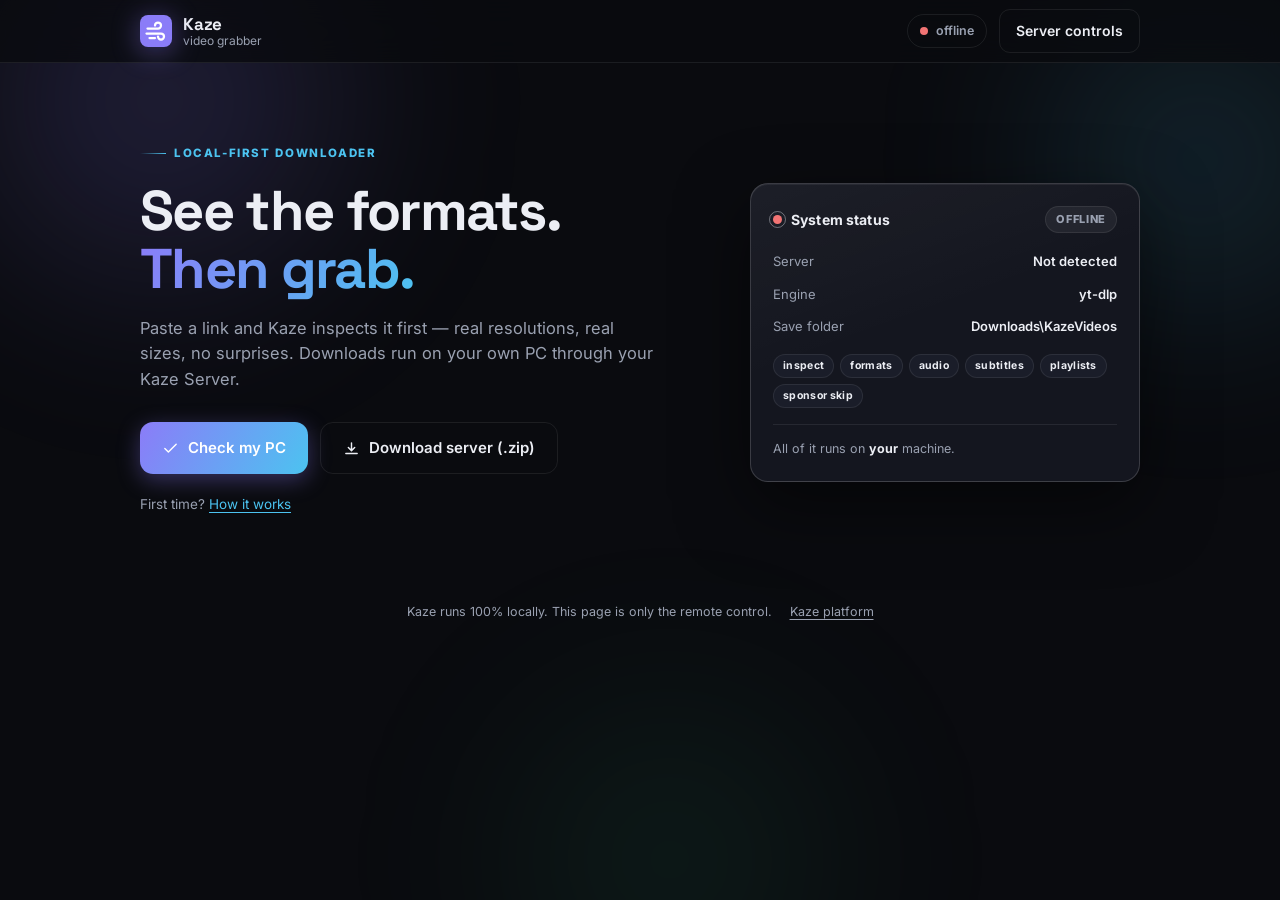
<file: site/index.html>
<!doctype html>
<html lang="en">
<head>
<meta charset="utf-8">
<meta name="viewport" content="width=device-width, initial-scale=1">
<title>Kaze — see the formats. Then grab.</title>
<meta name="description" content="Kaze inspects a link, shows the real formats available, and downloads to your PC through your own local server. YouTube, Dailymotion and hundreds more sites.">
<meta name="theme-color" content="#0a0b0f">
<link rel="icon" href="data:image/svg+xml,%3Csvg xmlns='http://www.w3.org/2000/svg' viewBox='0 0 64 64'%3E%3Crect width='64' height='64' rx='16' fill='%238b7cf8'/%3E%3Cpath d='M15 27h21a6 6 0 1 0-6-6M13 37h29a6 6 0 1 1-6 6M19 46h11' stroke='%23fff' stroke-width='4.5' stroke-linecap='round' fill='none'/%3E%3C/svg%3E">
<link rel="preconnect" href="https://fonts.googleapis.com">
<link rel="preconnect" href="https://fonts.gstatic.com" crossorigin>
<link href="https://fonts.googleapis.com/css2?family=Space+Grotesk:wght@400;500;600;700&family=Inter:wght@400;500;600;700;800&display=swap" rel="stylesheet">
<link rel="stylesheet" href="styles.css?v=2.2.1">
</head>
<body>

<div class="bg" aria-hidden="true">
  <div class="aurora a1"></div>
  <div class="aurora a2"></div>
  <div class="aurora a3"></div>
  <div class="wind w1"></div>
  <div class="wind w2"></div>
  <div class="wind w3"></div>
  <div class="wind w4"></div>
  <div class="wind w5"></div>
</div>

<header class="topbar">
  <div class="bar-inner wrap">
    <div class="brand">
      <span class="logo" aria-hidden="true">
        <svg viewBox="0 0 64 64"><rect width="64" height="64" rx="16" fill="url(#lg)"/><path d="M15 27h21a6 6 0 1 0-6-6M13 37h29a6 6 0 1 1-6 6M19 46h11" stroke="#fff" stroke-width="4.5" stroke-linecap="round" fill="none"/><defs><linearGradient id="lg" x1="0" y1="0" x2="64" y2="64"><stop offset="0" stop-color="#8b7cf8"/><stop offset="1" stop-color="#4cc3f0"/></linearGradient></defs></svg>
      </span>
      <span class="brand-text">
        <span class="brand-name">Kaze</span>
        <span class="brand-sub">video grabber</span>
      </span>
    </div>
    <div class="bar-right">
      <span id="status-pill" class="pill pill-off"><span class="dot"></span><span class="pill-label">offline</span></span>
      <button class="btn btn-ghost" id="btn-controls" type="button">Server controls</button>
    </div>
  </div>
</header>

<main class="wrap">

  <section class="hero" id="connect-hero">
    <div class="hero-grid">
      <div class="hero-main">
        <span class="eyebrow">LOCAL-FIRST DOWNLOADER</span>
        <h1>See the formats.<br><span class="grad">Then grab.</span></h1>
        <p class="lede">Paste a link and Kaze inspects it first — real resolutions, real sizes, no surprises. Downloads run on your own PC through your Kaze Server.</p>
        <div class="hero-cta">
          <button class="btn btn-primary btn-big" id="btn-check" type="button">
            <svg class="spin-svg" viewBox="0 0 24 24" aria-hidden="true"><path d="M20 6 9 17l-5-5"/></svg>
            <span>Check my PC</span>
          </button>
          <button class="btn btn-ghost btn-big" id="btn-download-zip" type="button">
            <svg viewBox="0 0 24 24" aria-hidden="true"><path d="M12 4v11m0 0 4.5-4.5M12 15l-4.5-4.5M4 19h16"/></svg>
            Download server (.zip)
          </button>
        </div>
        <p class="hint-line" id="hint-line">First time? <button class="linklike" id="btn-how" type="button">How it works</button></p>
      </div>

      <div class="hero-side">
        <div class="sys-card" id="sys-card">
          <div class="sys-head">
            <span class="sys-title"><span class="pulse-dot"></span> System status</span>
            <span class="sys-badge" id="sys-badge">Offline</span>
          </div>
          <div class="sys-rows">
            <div class="sys-row"><span>Server</span><b id="sys-ver">Not detected</b></div>
            <div class="sys-row"><span>Engine</span><b id="sys-engine">yt-dlp</b></div>
            <div class="sys-row"><span>Save folder</span><b class="sys-dir" id="sys-dir">Downloads\KazeVideos</b></div>
          </div>
          <div class="sys-caps" id="sys-caps">
            <span>inspect</span><span>formats</span><span>audio</span><span>subtitles</span><span>playlists</span><span>sponsor skip</span>
          </div>
          <div class="sys-foot">All of it runs on <b>your</b> machine.</div>
        </div>
      </div>
    </div>
  </section>

  <section class="workspace hidden" id="workspace" aria-live="polite">

    <div class="composer card" id="composer-card">
      <label class="sr-only" for="url-input">Video or playlist link</label>
      <div class="composer-row">
        <div class="url-shell">
          <svg class="url-ico" viewBox="0 0 24 24" aria-hidden="true"><circle cx="11" cy="11" r="7"/><path d="m20 20-3.2-3.2"/></svg>
          <input type="url" id="url-input" placeholder="Paste a link — youtube.com, dailymotion.com, ..." spellcheck="false" autocomplete="off">
        </div>
        <button class="btn btn-primary btn-inspect" id="btn-inspect" type="button">
          <svg class="inspect-ico" viewBox="0 0 24 24" aria-hidden="true"><circle cx="11" cy="11" r="7"/><path d="m20 20-3.2-3.2"/></svg>
          <span id="inspect-btn-label">Inspect link</span>
        </button>
      </div>

      <div class="inspect-progress hidden" id="inspect-progress">
        <div class="scan-card">
          <div class="scan-head">
            <span class="scan-orb"><span></span></span>
            <div class="scan-txt">
              <div class="scan-title" id="scan-title">Inspecting link</div>
              <div class="scan-sub" id="scan-sub">Contacting the source…</div>
            </div>
            <span class="scan-timer" id="scan-timer">0s</span>
          </div>
          <div class="scan-track">
            <div class="scan-fill" id="scan-fill"></div>
            <div class="scan-beam" id="scan-beam"></div>
          </div>
          <div class="scan-stages" id="scan-stages">
            <span class="st active" data-st="0">Contact</span>
            <span class="st" data-st="1">Metadata</span>
            <span class="st" data-st="2">Formats</span>
          </div>
        </div>
      </div>

      <p class="composer-note" id="composer-note" role="status"></p>
    </div>

    <section class="result hidden" id="result-card" aria-label="Inspection result">
      <div class="result-head">
        <img class="thumb" id="result-thumb" alt="" width="160" height="90">
        <div class="result-info">
          <h2 id="result-title"></h2>
          <p class="result-meta" id="result-meta"></p>
          <div class="result-chips" id="result-chips"></div>
        </div>
      </div>

      <div class="choose" id="choose-zone">
        <div class="choose-top">
          <div class="seg" id="mode-seg" role="group" aria-label="Download type">
            <button class="seg-btn active" data-mode="video" type="button">Video</button>
            <button class="seg-btn" data-mode="audio" type="button">Audio</button>
          </div>
          <span class="res-count" id="res-count"></span>
        </div>

        <div class="format-zone" id="format-zone">
          <h3 class="zone-label" id="format-label">Choose a format</h3>
          <p class="zone-hint" id="format-hint"></p>
          <div class="pill-cloud" id="format-grid"></div>
        </div>

        <div class="options">
          <span class="opt-title">Options</span>
          <label class="switch"><input type="checkbox" id="opt-thumb" checked><span class="track"></span>Embed thumbnail</label>
          <label class="switch"><input type="checkbox" id="opt-meta" checked><span class="track"></span>Embed metadata</label>
          <label class="switch"><input type="checkbox" id="opt-subs"><span class="track"></span>Subtitles</label>
          <label class="switch"><input type="checkbox" id="opt-sponsor"><span class="track"></span>Skip sponsors</label>
          <label class="switch hidden" id="opt-playlist-wrap"><input type="checkbox" id="opt-playlist"><span class="track"></span>Full playlist</label>
        </div>

        <div class="audio-format hidden" id="audio-format-row">
          <label class="opt-select" for="audio-format">Audio format</label>
          <select id="audio-format" class="select">
            <option value="mp3">MP3</option>
            <option value="m4a">M4A</option>
          </select>
        </div>

        <div class="download-row">
          <div class="est" id="est-text"></div>
          <button class="btn btn-primary btn-big btn-dl" id="btn-download" type="button">
            <svg viewBox="0 0 24 24" aria-hidden="true"><path d="M12 4v11m0 0 4.5-4.5M12 15l-4.5-4.5M4 19h16"/></svg>
            <span>Download</span>
          </button>
        </div>
        <p class="download-note" id="download-note" role="status"></p>
      </div>
    </section>

    <section class="card queue-card">
      <div class="queue-head">
        <h2 class="card-title">Queue <span class="count" id="queue-count">0</span></h2>
        <button class="btn btn-ghost btn-xs" id="btn-clear-queue" type="button">Clear finished</button>
      </div>
      <ul class="list" id="queue-list"></ul>
      <p class="empty hidden" id="queue-empty">Nothing grabbing yet. Inspect a link above.</p>
    </section>

    <p class="dash-foot">Files are saved to <code id="dl-dir">your Downloads\KazeVideos folder</code>.</p>
  </section>

</main>

<footer class="foot wrap">
  <span>Kaze runs 100% locally. This page is only the remote control.</span>
  <span class="foot-links"><a href="https://kaze-media-hub.vercel.app" target="_blank" rel="noopener">Kaze platform</a></span>
</footer>

<div class="toasts" id="toasts" aria-live="polite"></div>

<div class="modal-root hidden" id="modal-root">
  <div class="modal-card" id="modal-card" role="dialog" aria-modal="true" aria-labelledby="modal-title"></div>
</div>

<script src="app.js?v=2.2.1"></script>
</body>
</html>
</file>
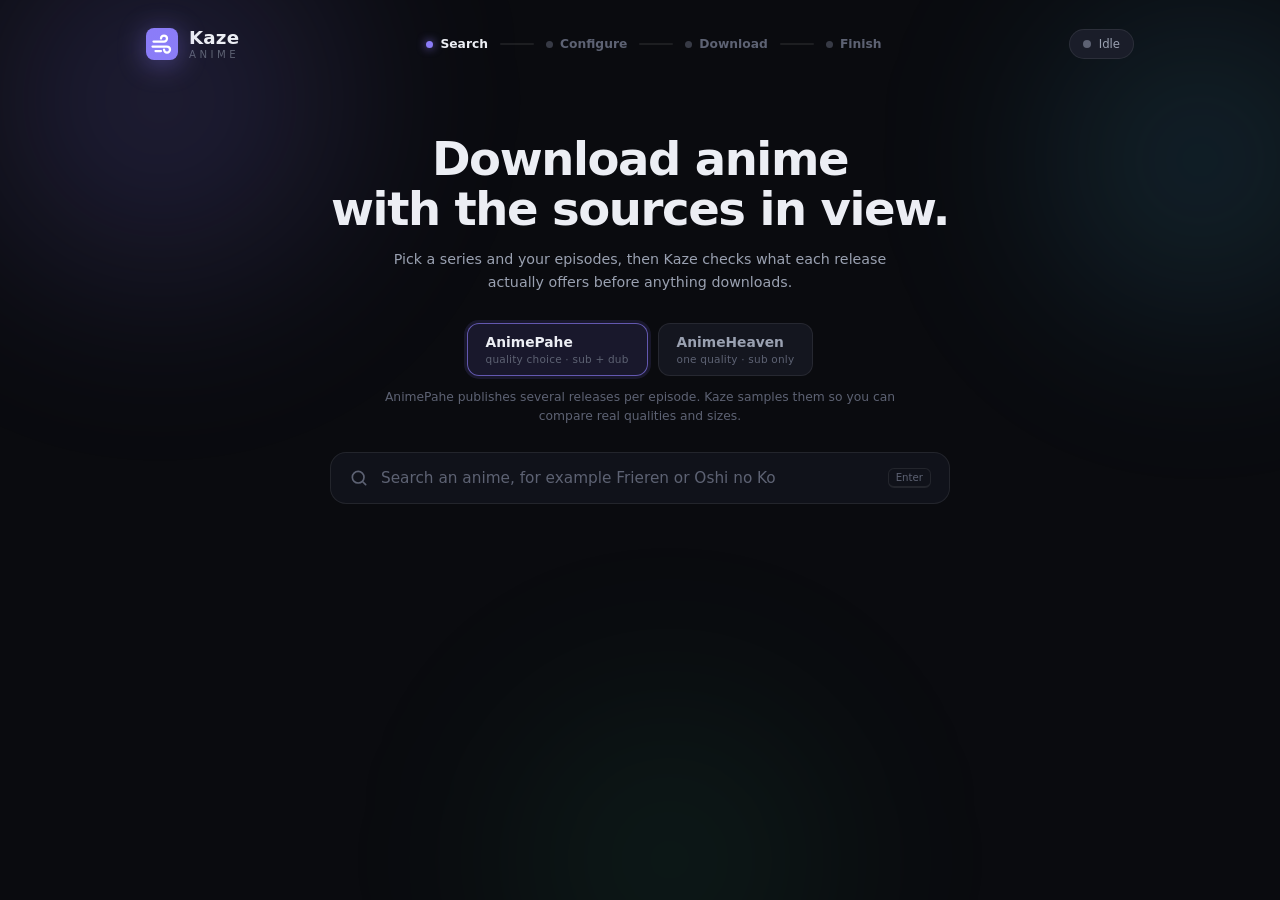
<file: anime/src/index.html>
<!DOCTYPE html>
<html lang="en">
<head>
<meta charset="UTF-8" />
<meta name="viewport" content="width=device-width, initial-scale=1.0" />
<title>Kaze Anime</title>
<link rel="stylesheet" href="styles.css" />
<link rel="icon" href="data:image/svg+xml,%3Csvg xmlns='http://www.w3.org/2000/svg' viewBox='0 0 64 64'%3E%3Crect width='64' height='64' rx='16' fill='%238b7cf8'/%3E%3Cpath d='M15 27h21a6 6 0 1 0-6-6M13 37h29a6 6 0 1 1-6 6M19 46h11' stroke='%23fff' stroke-width='4.5' stroke-linecap='round' fill='none'/%3E%3C/svg%3E">
</head>
<body>
<canvas id="confetti"></canvas>

<div class="bg" aria-hidden="true">
  <div class="aurora a1"></div>
  <div class="aurora a2"></div>
  <div class="aurora a3"></div>
  <div class="wind w1"></div>
  <div class="wind w2"></div>
  <div class="wind w3"></div>
  <div class="wind w4"></div>
  <div class="wind w5"></div>
</div>

<div class="shell">
  <header class="topbar">
    <div class="brand">
      <div class="logo">
        <svg viewBox="0 0 64 64" aria-hidden="true"><rect width="64" height="64" rx="16" fill="url(#lg)"/><path d="M15 27h21a6 6 0 1 0-6-6M13 37h29a6 6 0 1 1-6 6M19 46h11" stroke="#fff" stroke-width="4.5" stroke-linecap="round" fill="none"/><defs><linearGradient id="lg" x1="0" y1="0" x2="64" y2="64"><stop offset="0" stop-color="#8b7cf8"/><stop offset="1" stop-color="#4cc3f0"/></linearGradient></defs></svg>
      </div>
      <div class="brand-text">
        <span class="brand-name">Kaze</span>
        <span class="brand-sub">anime <b id="verText"></b></span>
      </div>
    </div>

    <nav class="stepper" id="stepper">
      <button class="step active" data-step="discover"><span class="dot"></span>Search</button>
      <span class="bar"></span>
      <button class="step" data-step="details"><span class="dot"></span>Configure</button>
      <span class="bar"></span>
      <button class="step" data-step="queue"><span class="dot"></span>Download</button>
      <span class="bar"></span>
      <button class="step" data-step="done"><span class="dot"></span>Finish</button>
    </nav>

    <div class="top-status" id="topStatus">
      <span class="status-dot idle" id="statusDot"></span>
      <span id="statusText">Idle</span>
    </div>
  </header>

  <main class="stage">

    <section class="screen active" id="screen-discover">
      <div class="hero">
        <h1>Download anime<br />with the sources in view.</h1>
        <p>Pick a series and your episodes, then Kaze checks what each release actually offers before anything downloads.</p>
      </div>

      <div class="source-switch" id="sourceSwitch" role="group" aria-label="Choose a source site"></div>
      <p class="source-note" id="sourceNote"></p>

      <form class="searchbar" id="searchForm">
        <svg class="search-ico" viewBox="0 0 24 24" fill="none"><circle cx="11" cy="11" r="7" stroke="currentColor" stroke-width="2"/><path d="m20 20-3.2-3.2" stroke="currentColor" stroke-width="2" stroke-linecap="round"/></svg>
        <label class="sr-only" for="searchInput">Search an anime</label>
        <input type="text" id="searchInput" placeholder="Search an anime, for example Frieren or Oshi no Ko" autocomplete="off" spellcheck="false" />
        <kbd>Enter</kbd>
      </form>

      <div class="results-head" id="resultsHead" hidden><span id="resultsCount"></span></div>
      <div class="grid" id="resultsGrid"></div>
      <div class="statebox" id="discoverState" hidden></div>
    </section>

    <section class="screen" id="screen-details">
      <button class="ghost-btn back" id="backToSearch" type="button">
        <svg viewBox="0 0 24 24" fill="none" width="15" height="15"><path d="M15 6l-6 6 6 6" stroke="currentColor" stroke-width="2" stroke-linecap="round" stroke-linejoin="round"/></svg>
        Back to results
      </button>

      <div class="detail-hero glass">
        <div class="detail-info">
          <h2 id="dTitle">&nbsp;</h2>
          <div class="chiprow" id="dChips"></div>
        </div>
      </div>

      <div class="config glass">
        <div class="cfg-row">
          <label class="cfg-label">Step 1 - Episodes</label>
          <div class="ep-range">
            <label class="sr-only" for="epStart">First episode</label>
            <input type="number" id="epStart" min="1" value="1" />
            <span class="dash">to</span>
            <label class="sr-only" for="epEnd">Last episode</label>
            <input type="number" id="epEnd" min="1" value="1" />
            <span class="total-pill" id="epTotal">0 eps</span>
          </div>
          <div class="quick-chips" id="quickChips">
            <button data-q="all" type="button">All</button>
            <button data-q="first5" type="button">First 5</button>
            <button data-q="last5" type="button">Latest 5</button>
          </div>
          <p class="cfg-note" id="epSummary">No episodes selected</p>
        </div>

        <div class="cfg-row">
          <label class="cfg-label">Step 2 - Sources</label>
          <div class="inspect-row">
            <button class="ghost-btn inspect" id="inspectBtn" type="button" disabled>
              <svg viewBox="0 0 24 24" fill="none" width="16" height="16"><circle cx="11" cy="11" r="7" stroke="currentColor" stroke-width="2"/><path d="m20 20-3.2-3.2" stroke="currentColor" stroke-width="2" stroke-linecap="round"/></svg>
              <span id="inspectLabel">Inspect sources</span>
            </button>
            <div class="seg" id="audioSeg">
              <button class="active" data-audio="sub" type="button">SUB</button>
              <button data-audio="dub" type="button">DUB</button>
            </div>
          </div>
          <div class="source-list" id="sourceList"></div>
          <p class="cfg-note" id="inspectSummary"></p>
        </div>

        <div class="cfg-row">
          <label class="cfg-label">Step 3 - Save to</label>
          <div class="folder-row">
            <svg viewBox="0 0 24 24" fill="none"><path d="M3 7a2 2 0 0 1 2-2h4l2 2h8a2 2 0 0 1 2 2v8a2 2 0 0 1-2 2H5a2 2 0 0 1-2-2V7Z" stroke="currentColor" stroke-width="1.8"/></svg>
            <span class="folder-name" id="folderName">Choose a folder</span>
            <button class="ghost-btn small" id="pickFolder" type="button">Browse</button>
          </div>
        </div>

        <div class="start-row">
          <button class="cta" id="startBtn" type="button" disabled>
            <svg viewBox="0 0 24 24" fill="none"><path d="M12 4v11m0 0 4.5-4.5M12 15l-4.5-4.5M4 19h16" stroke="currentColor" stroke-width="2" stroke-linecap="round" stroke-linejoin="round"/></svg>
            Start download
          </button>
          <span class="est" id="estText"></span>
        </div>
        <p class="cfg-note warn-note" id="startHint"></p>
      </div>
    </section>

    <section class="screen" id="screen-queue">
      <button class="ghost-btn back" id="backToConfig" type="button">
        <svg viewBox="0 0 24 24" fill="none" width="15" height="15"><path d="M15 6l-6 6 6 6" stroke="currentColor" stroke-width="2" stroke-linecap="round" stroke-linejoin="round"/></svg>
        Back to setup
      </button>

      <div class="queue-head glass">
        <div class="qh-left">
          <h3 id="qTitle">&nbsp;</h3>
          <div class="qh-meta" id="qMeta"></div>
        </div>
        <div class="qh-right">
          <div class="global-progress">
            <div class="gp-num" id="gpNum">0%</div>
            <div class="gp-track"><div class="gp-fill" id="gpFill"></div></div>
          </div>
          <button class="danger-btn" id="cancelBtn" type="button">Cancel</button>
        </div>
      </div>

      <div class="queue-list" id="queueList"></div>

      <details class="logbox">
        <summary>Activity log</summary>
        <pre id="logPre"></pre>
      </details>
    </section>

    <section class="screen" id="screen-done">
      <div class="done-card glass">
        <div class="check-wrap"><svg class="check" viewBox="0 0 52 52"><circle cx="26" cy="26" r="24"/><path d="M14 27l8 8 16-17"/></svg></div>
        <h2>All done</h2>
        <p id="doneSummary"></p>
        <div class="path-row" id="donePathRow">
          <code id="donePath"></code>
          <button class="ghost-btn small" id="copyPath" type="button">Copy path</button>
        </div>
        <div class="done-actions">
          <button class="cta" id="againBtn" type="button">Download more</button>
        </div>
      </div>
    </section>

  </main>
</div>

<div class="toasts" id="toasts"></div>
<div class="modal-root" id="modalRoot" hidden></div>

<script src="js/util.js"></script>
<script src="js/idb.js"></script>
<script src="js/confetti.js"></script>
<script src="js/pipeline.js"></script>
<script src="js/sources/animepahe.js"></script>
<script src="js/sources/animeheaven.js"></script>
<script src="js/sources/registry.js"></script>
<script src="js/ui.js"></script>
<script src="js/app.js"></script>
</body>
</html>
</file>
<file: site/styles.css>
:root {
  --bg: #0a0b0f;
  --bg-soft: #10121a;
  --surface: #14161f;
  --surface-2: #1a1d29;
  --line: rgba(255, 255, 255, 0.08);
  --line-strong: rgba(255, 255, 255, 0.16);
  --text: #eceef4;
  --muted: #9aa1b1;
  --violet: #8b7cf8;
  --violet-strong: #a497ff;
  --cyan: #4cc3f0;
  --green: #3fd68a;
  --red: #f27474;
  --amber: #f0b64f;
  --radius: 14px;
  --grad: linear-gradient(120deg, #8b7cf8, #4cc3f0);
  --ease-out: cubic-bezier(.22, 1, .36, 1);
  color-scheme: dark;
}

* { box-sizing: border-box; }

html, body { margin: 0; padding: 0; }

body {
  background: var(--bg);
  color: var(--text);
  font: 15px/1.55 "Inter", system-ui, -apple-system, "Segoe UI", Roboto, sans-serif;
  min-height: 100vh;
  -webkit-font-smoothing: antialiased;
  overflow-x: hidden;
}

h1, h2, h3 { font-family: "Space Grotesk", "Inter", system-ui, sans-serif; }

.wrap { max-width: 1040px; margin: 0 auto; padding: 0 20px; }
.hidden { display: none !important; }
.sr-only {
  position: absolute; width: 1px; height: 1px; padding: 0; margin: -1px;
  overflow: hidden; clip: rect(0 0 0 0); white-space: nowrap; border: 0;
}

::selection { background: rgba(139, 124, 248, 0.4); }

:focus-visible {
  outline: 2px solid var(--violet-strong);
  outline-offset: 2px;
}

/* Scrollbars */
* { scrollbar-width: thin; scrollbar-color: rgba(255,255,255,.2) transparent; }
::-webkit-scrollbar { width: 10px; height: 10px; }
::-webkit-scrollbar-thumb { background: rgba(255,255,255,.16); border-radius: 99px; border: 2px solid var(--bg); }
::-webkit-scrollbar-track { background: transparent; }

input, select, textarea, button { font: inherit; }
input { caret-color: var(--violet-strong); }

/* ------------------------------------------------------------------
   Animated background — aurora + wind streaks
------------------------------------------------------------------- */
.bg { position: fixed; inset: 0; z-index: -1; overflow: hidden; pointer-events: none; }
.aurora {
  position: absolute; border-radius: 50%; filter: blur(90px); opacity: .5;
  will-change: transform;
}
.a1 { width: 560px; height: 560px; top: -180px; left: -120px; background: radial-gradient(circle, rgba(139,124,248,.5), transparent 65%); animation: drift1 26s var(--ease-out) infinite alternate; }
.a2 { width: 480px; height: 480px; top: -80px; right: -160px; background: radial-gradient(circle, rgba(76,195,240,.4), transparent 65%); animation: drift2 32s var(--ease-out) infinite alternate; }
.a3 { width: 520px; height: 520px; bottom: -220px; left: 32%; background: radial-gradient(circle, rgba(63,214,138,.22), transparent 65%); animation: drift3 38s var(--ease-out) infinite alternate; }

@keyframes drift1 { to { transform: translate(60px, 50px) scale(1.15); } }
@keyframes drift2 { to { transform: translate(-70px, 60px) scale(1.1); } }
@keyframes drift3 { to { transform: translate(40px, -60px) scale(1.2); } }

.wind {
  position: absolute; height: 1px; left: -20%;
  background: linear-gradient(90deg, transparent, rgba(139,124,248,.55), rgba(76,195,240,.55), transparent);
  opacity: 0; border-radius: 99px;
  animation-name: breeze; animation-timing-function: linear; animation-iteration-count: infinite;
  will-change: transform, opacity;
}
.w1 { width: 34%; top: 22%; animation-duration: 13s; animation-delay: 0s; }
.w2 { width: 26%; top: 34%; animation-duration: 17s; animation-delay: 2.5s; }
.w3 { width: 30%; top: 58%; animation-duration: 15s; animation-delay: 5s; }
.w4 { width: 22%; top: 72%; animation-duration: 19s; animation-delay: 1s; }
.w5 { width: 38%; top: 88%; animation-duration: 21s; animation-delay: 7s; }
@keyframes breeze {
  0%   { transform: translateX(0) scaleX(.4); opacity: 0; }
  12%  { opacity: .8; }
  60%  { opacity: .55; }
  100% { transform: translateX(1400px) scaleX(1.4); opacity: 0; }
}

/* ------------------------------------------------------------------
   Header
------------------------------------------------------------------- */
.topbar {
  position: sticky; top: 0; z-index: 40;
  background: rgba(10, 11, 15, 0.78);
  border-bottom: 1px solid var(--line);
  backdrop-filter: blur(14px);
}
.bar-inner { display: flex; align-items: center; justify-content: space-between; height: 62px; }

.brand { display: flex; align-items: center; gap: 11px; }
.logo { filter: drop-shadow(0 4px 14px rgba(139,124,248,.45)); }
.logo svg { width: 32px; height: 32px; display: block; transition: transform .25s var(--ease-out); }
.brand:hover .logo svg { transform: rotate(-8deg) scale(1.05); }
.brand-text { display: flex; flex-direction: column; line-height: 1.1; }
.brand-name { font-weight: 750; font-size: 17px; letter-spacing: -0.01em; font-family: "Space Grotesk", sans-serif; }
.brand-sub { color: var(--muted); font-size: 12px; }

.bar-right { display: flex; align-items: center; gap: 12px; }

/* Status pill */
.pill {
  display: inline-flex; align-items: center; gap: 8px;
  padding: 6px 12px; border-radius: 99px;
  font-size: 12.5px; font-weight: 600;
  border: 1px solid var(--line);
  color: var(--muted);
  transition: border-color .2s ease, color .2s ease;
}
.pill .dot { width: 8px; height: 8px; border-radius: 50%; background: var(--red); }
.pill-on { color: var(--green); border-color: rgba(63, 214, 138, 0.35); }
.pill-on .dot { background: var(--green); }
.pill-off { color: var(--muted); border-color: var(--line); }

/* ------------------------------------------------------------------
   Buttons
------------------------------------------------------------------- */
.btn {
  position: relative; overflow: hidden;
  appearance: none; border: 1px solid var(--line); cursor: pointer;
  background: var(--surface-2); color: var(--text);
  padding: 10px 16px; border-radius: 11px;
  font-weight: 600; font-size: 14px;
  display: inline-flex; align-items: center; gap: 9px;
  min-height: 42px;
  transition: transform .15s var(--ease-out), border-color .15s ease, background .15s ease, box-shadow .2s ease;
}
.btn::after {
  content: ""; position: absolute; top: 0; left: -80%; width: 50%; height: 100%;
  background: linear-gradient(105deg, transparent, rgba(255,255,255,.14), transparent);
  transform: skewX(-20deg); transition: left .5s var(--ease-out);
}
.btn:hover::after { left: 130%; }
.btn svg { width: 17px; height: 17px; stroke: currentColor; stroke-width: 2; fill: none; stroke-linecap: round; stroke-linejoin: round; flex-shrink: 0; }
.btn:hover { transform: translateY(-1px); border-color: var(--line-strong); }
.btn:active { transform: translateY(0) scale(.98); }
.btn:disabled { opacity: .5; cursor: not-allowed; transform: none; }
.btn:disabled::after { display: none; }

.btn-primary { background: var(--grad); border: none; color: #fff; box-shadow: 0 6px 22px rgba(139,124,248,.35); }
.btn-primary:hover { box-shadow: 0 10px 30px rgba(139,124,248,.5); filter: saturate(1.1); }
.btn-ghost { background: transparent; }
.btn-big { padding: 13px 22px; font-size: 15px; border-radius: 13px; min-height: 50px; }
.btn-xs { padding: 7px 12px; min-height: 32px; font-size: 12.5px; border-radius: 9px; }
.btn-dl { min-width: 190px; justify-content: center; }

.linklike {
  background: none; border: none; padding: 0;
  color: var(--cyan); cursor: pointer; font: inherit;
  text-decoration: underline; text-underline-offset: 3px;
}

/* Button spinner (used on Check my PC while pinging) */
.spinner {
  width: 16px; height: 16px; border-radius: 50%;
  border: 2px solid rgba(255,255,255,.3); border-top-color: #fff;
  animation: rot .7s linear infinite;
}
@keyframes rot { to { transform: rotate(360deg); } }

/* ------------------------------------------------------------------
   Hero
------------------------------------------------------------------- */
.hero { padding: 74px 0 48px; }
.hero-grid { display: grid; grid-template-columns: 1.35fr .95fr; gap: 56px; align-items: center; }

.eyebrow {
  display: inline-flex; align-items: center; gap: 8px;
  font-size: 11.5px; font-weight: 800; letter-spacing: .14em; color: var(--cyan);
  margin-bottom: 20px;
}
.eyebrow::before { content: ""; width: 26px; height: 1px; background: linear-gradient(90deg, transparent, var(--cyan)); }

.hero h1 {
  font-size: clamp(36px, 5.4vw, 56px); line-height: 1.03;
  letter-spacing: -0.03em; margin: 0 0 18px;
}
.grad { background: var(--grad); -webkit-background-clip: text; background-clip: text; -webkit-text-fill-color: transparent; }
.lede { color: var(--muted); font-size: 16.5px; margin: 0 0 30px; max-width: 520px; }
.hero-cta { display: flex; gap: 12px; flex-wrap: wrap; }
.hint-line { color: var(--muted); font-size: 13.5px; margin-top: 20px; }

/* System status card */
.sys-card {
  border: 1px solid var(--line-strong);
  border-radius: 18px;
  background: linear-gradient(160deg, rgba(255,255,255,.04), rgba(255,255,255,0) 45%), var(--surface);
  padding: 22px;
  box-shadow: 0 24px 70px rgba(0,0,0,.5), inset 0 1px 0 rgba(255,255,255,.06);
  animation: cardIn .8s var(--ease-out) .15s both;
}
.sys-head { display: flex; align-items: center; justify-content: space-between; margin-bottom: 18px; }
.sys-title { display: inline-flex; align-items: center; gap: 9px; font-weight: 700; font-size: 14px; letter-spacing: .01em; }
.pulse-dot { width: 9px; height: 9px; border-radius: 50%; background: var(--red); position: relative; }
.pulse-dot::after { content: ""; position: absolute; inset: -4px; border-radius: 50%; border: 1px solid currentColor; opacity: .4; }
.pulse-dot.on { background: var(--green); }
.pulse-dot.on::after { border-color: var(--green); }
.sys-badge {
  font-size: 11px; font-weight: 800; letter-spacing: .06em; text-transform: uppercase;
  color: var(--muted); background: rgba(255,255,255,.06); border: 1px solid var(--line);
  padding: 4px 10px; border-radius: 99px;
}
.sys-badge.on { color: var(--green); background: rgba(63,214,138,.1); border-color: rgba(63,214,138,.3); }

.sys-rows { display: grid; gap: 12px; margin-bottom: 18px; }
.sys-row { display: flex; align-items: center; justify-content: space-between; gap: 14px; font-size: 13px; }
.sys-row span { color: var(--muted); }
.sys-row b { font-weight: 600; font-size: 13px; text-align: right; overflow-wrap: anywhere; }
.sys-dir { max-width: 60%; }
.sys-caps { display: flex; flex-wrap: wrap; gap: 6px; margin-bottom: 16px; }
.sys-caps span {
  font-size: 10.5px; font-weight: 700; letter-spacing: .03em; color: var(--text);
  background: var(--surface-2); border: 1px solid var(--line); border-radius: 99px; padding: 3px 9px;
}
.sys-foot { color: var(--muted); font-size: 12.5px; border-top: 1px solid var(--line); padding-top: 14px; }
.sys-foot b { color: var(--text); }

/* ------------------------------------------------------------------
   Workspace
------------------------------------------------------------------- */
.workspace { padding: 10px 0 64px; display: flex; flex-direction: column; gap: 22px; animation: fadeUp .5s var(--ease-out) both; }
@keyframes fadeUp { from { opacity: 0; transform: translateY(14px); } to { opacity: 1; transform: none; } }

.card {
  background: linear-gradient(170deg, rgba(255,255,255,.03), rgba(255,255,255,0) 40%), var(--surface);
  border: 1px solid var(--line);
  border-radius: var(--radius);
  padding: 20px;
  box-shadow: 0 14px 44px rgba(0,0,0,.28);
}
.card-title {
  font-size: 12px; font-weight: 700; letter-spacing: 0.1em; text-transform: uppercase;
  color: var(--muted); margin: 0;
}
.count { background: rgba(255,255,255,.07); border-radius: 99px; padding: 1px 9px; font-size: 11px; margin-left: 6px; }

/* Composer */
.composer { position: relative; transition: border-color .2s ease, box-shadow .2s ease; }
.composer:focus-within { border-color: rgba(139,124,248,.5); box-shadow: 0 0 0 4px rgba(139,124,248,.12), 0 18px 50px rgba(0,0,0,.35); }
.composer-row { display: flex; gap: 12px; }
.url-shell { position: relative; flex: 1; min-width: 0; }
.url-ico {
  position: absolute; left: 15px; top: 50%; transform: translateY(-50%);
  width: 18px; height: 18px; stroke: var(--muted); stroke-width: 2; fill: none;
  stroke-linecap: round; stroke-linejoin: round; pointer-events: none;
  transition: stroke .2s ease;
}
.url-shell:focus-within .url-ico { stroke: var(--violet-strong); }
#url-input {
  width: 100%; height: 50px;
  background: var(--bg-soft);
  border: 1px solid var(--line);
  color: var(--text);
  border-radius: 12px;
  padding: 0 16px 0 44px;
  font-size: 15px;
  outline: none;
  transition: border-color .2s ease, box-shadow .2s ease, background .2s ease;
}
#url-input:focus { border-color: var(--violet-strong); box-shadow: 0 0 0 3px rgba(139,124,248,.18); background: #14161f; }
.btn-inspect { min-width: 150px; justify-content: center; }
.btn-inspect .inspect-ico { transition: transform .2s ease; }
.btn-inspect:not(:disabled):hover .inspect-ico { transform: scale(1.15); }
.composer-note { color: var(--amber); font-size: 13px; margin: 12px 2px 0; min-height: 18px; line-height: 1.5; }
.composer-note .btn { margin-top: 8px; }

/* Inspection progress — wind scanner */
.inspect-progress { padding-top: 16px; }
.scan-card {
  border: 1px solid var(--line); border-radius: 14px;
  background: linear-gradient(180deg, rgba(139,124,248,.07), rgba(76,195,240,.04) 60%, transparent);
  padding: 16px 18px; overflow: hidden; position: relative;
  animation: fadeUp .4s var(--ease-out) both;
}
.scan-head { display: flex; align-items: center; gap: 14px; }
.scan-orb {
  width: 38px; height: 38px; border-radius: 12px; flex-shrink: 0;
  background: var(--grad); display: grid; place-items: center;
  box-shadow: 0 0 24px rgba(139,124,248,.5);
  animation: orbGlow 1.6s ease-in-out infinite;
}
.scan-orb span { width: 16px; height: 16px; border-radius: 50%; border: 2px solid rgba(255,255,255,.85); border-top-color: transparent; animation: rot .8s linear infinite; }
@keyframes orbGlow { 0%,100% { box-shadow: 0 0 18px rgba(139,124,248,.45); } 50% { box-shadow: 0 0 34px rgba(76,195,240,.6); } }
.scan-txt { flex: 1; min-width: 0; }
.scan-title { font-weight: 700; font-size: 14px; font-family: "Space Grotesk", sans-serif; }
.scan-sub { color: var(--muted); font-size: 12.5px; margin-top: 2px; }
.scan-timer {
  font-variant-numeric: tabular-nums; font-weight: 700; font-size: 13px; color: var(--cyan);
  background: rgba(76,195,240,.1); border: 1px solid rgba(76,195,240,.25);
  padding: 3px 10px; border-radius: 99px; flex-shrink: 0;
}
.scan-track {
  position: relative; height: 6px; border-radius: 99px; overflow: hidden;
  background: rgba(255,255,255,.08); margin: 16px 0 12px;
}
.scan-fill {
  position: absolute; inset: 0; width: 0%;
  background: var(--grad);
  transition: width 1.4s var(--ease-out);
}
.scan-beam {
  position: absolute; top: -4px; bottom: -4px; width: 90px;
  background: linear-gradient(90deg, transparent, rgba(255,255,255,.75), transparent);
  animation: beam 1.6s var(--ease-out) infinite;
}
@keyframes beam { from { left: -20%; } to { left: 110%; } }
.scan-stages { display: flex; gap: 8px; }
.scan-stages .st {
  font-size: 10.5px; font-weight: 700; letter-spacing: .06em; text-transform: uppercase;
  color: var(--muted); padding: 3px 10px; border-radius: 99px;
  border: 1px solid var(--line); transition: all .3s ease;
  display: inline-flex; align-items: center; gap: 6px;
}
.scan-stages .st::before { content: ""; width: 5px; height: 5px; border-radius: 50%; background: currentColor; opacity: .4; }
.scan-stages .st.active { color: #fff; border-color: rgba(139,124,248,.5); background: rgba(139,124,248,.14); }
.scan-stages .st.active::before { background: var(--violet-strong); opacity: 1; box-shadow: 0 0 8px var(--violet-strong); }
.scan-stages .st.done { color: var(--green); border-color: rgba(63,214,138,.35); }
.scan-stages .st.done::before { background: var(--green); opacity: 1; }

/* ------------------------------------------------------------------
   Result
------------------------------------------------------------------- */
.result {
  border: 1px solid var(--line); border-radius: 16px;
  background: linear-gradient(170deg, rgba(255,255,255,.03), rgba(255,255,255,0) 40%), var(--surface);
  padding: 22px;
  animation: resultIn .55s var(--ease-out) both;
  box-shadow: 0 18px 50px rgba(0,0,0,.35);
}
@keyframes resultIn { from { opacity: 0; transform: translateY(18px) scale(.985); } to { opacity: 1; transform: none; } }
.result-head { display: flex; gap: 18px; }
.thumb {
  width: 180px; height: 101px; object-fit: cover;
  border-radius: 12px; border: 1px solid var(--line);
  background: linear-gradient(120deg, var(--surface-2), var(--bg-soft));
  flex-shrink: 0;
  transition: transform .3s var(--ease-out), box-shadow .3s ease;
}
.thumb.loaded:hover { transform: scale(1.02); box-shadow: 0 8px 26px rgba(0,0,0,.4); }
.result-info { min-width: 0; }
.result-info h2 {
  margin: 0 0 6px; font-size: 20px; letter-spacing: -0.015em;
  line-height: 1.25; overflow-wrap: anywhere;
}
.result-meta { margin: 0 0 10px; color: var(--muted); font-size: 13.5px; overflow-wrap: anywhere; }
.result-chips { display: flex; gap: 8px; flex-wrap: wrap; }
.chip {
  font-size: 12px; font-weight: 600; color: var(--text);
  background: var(--surface-2); border: 1px solid var(--line);
  border-radius: 99px; padding: 4px 12px;
  display: inline-flex; align-items: center; gap: 6px;
}
.chip::before { content: ""; width: 6px; height: 6px; border-radius: 50%; background: var(--violet); opacity: .8; }

/* Choose zone */
.choose { margin-top: 22px; border-top: 1px solid var(--line); padding-top: 18px; }
.choose-top { display: flex; align-items: center; justify-content: space-between; gap: 12px; flex-wrap: wrap; }
.res-count { color: var(--muted); font-size: 12.5px; font-weight: 600; }
.seg { display: inline-flex; background: var(--bg-soft); border: 1px solid var(--line); border-radius: 11px; padding: 3px; gap: 2px; position: relative; }
.seg-btn {
  border: none; background: transparent; color: var(--muted);
  padding: 8px 20px; border-radius: 9px; cursor: pointer; font-weight: 650; font-size: 13.5px;
  transition: color .2s ease, background .2s ease;
}
.seg-btn.active { background: var(--grad); color: #fff; box-shadow: 0 4px 16px rgba(139,124,248,.4); }
.seg-btn:disabled { opacity: 0.4; cursor: not-allowed; }

.zone-label { font-size: 13px; font-weight: 700; color: var(--muted); margin: 18px 0 4px; letter-spacing: 0.02em; text-transform: uppercase; font-size: 11.5px; letter-spacing: .1em; }
.zone-hint { margin: 0 0 14px; font-size: 12.5px; color: var(--muted); }

/* Format pill cloud */
.pill-cloud { display: flex; flex-direction: column; gap: 10px; }
.tier { display: flex; flex-direction: column; gap: 6px; }
.tier-label {
  font-size: 11px; font-weight: 800; letter-spacing: .12em; text-transform: uppercase;
  color: var(--muted); opacity: .85;
}
.tier-pills { display: flex; flex-wrap: wrap; gap: 8px; }
.fmt {
  appearance: none; cursor: pointer; position: relative;
  display: inline-flex; align-items: center; gap: 9px;
  background: var(--bg-soft); border: 1px solid var(--line);
  color: var(--text); border-radius: 99px; padding: 7px 14px;
  min-height: 38px;
  transition: transform .15s var(--ease-out), border-color .15s ease, background .15s ease, box-shadow .2s ease;
  animation: pillIn .4s var(--ease-out) both;
}
@keyframes pillIn { from { opacity: 0; transform: translateY(8px) scale(.95); } to { opacity: 1; transform: none; } }
.fmt:hover { transform: translateY(-2px); border-color: var(--line-strong); background: var(--surface-2); }
.fmt .pf-res { font-weight: 700; font-size: 13.5px; font-variant-numeric: tabular-nums; }
.fmt .pf-ext { color: var(--muted); font-size: 11px; font-weight: 600; text-transform: uppercase; letter-spacing: .04em; }
.fmt .pf-sub { color: var(--muted); font-size: 11.5px; font-variant-numeric: tabular-nums; max-width: 200px; white-space: nowrap; overflow: hidden; text-overflow: ellipsis; }
.fmt .pf-prog {
  font-size: 9.5px; font-weight: 800; letter-spacing: .05em; text-transform: uppercase;
  color: var(--green); background: rgba(63,214,138,.12); border: 1px solid rgba(63,214,138,.3);
  padding: 1px 7px; border-radius: 99px;
}
.fmt .pf-check {
  width: 17px; height: 17px; border-radius: 50%; flex-shrink: 0;
  display: grid; place-items: center;
  background: rgba(255,255,255,.1); color: transparent; font-size: 10px; font-weight: 800;
  transition: all .2s ease;
}
.fmt.selected {
  border-color: transparent;
  background: var(--grad);
  box-shadow: 0 6px 22px rgba(139,124,248,.45);
  color: #fff;
}
.fmt.selected .pf-ext, .fmt.selected .pf-sub { color: rgba(255,255,255,.85); }
.fmt.selected .pf-check { background: rgba(255,255,255,.25); color: #fff; }
.fmt.selected .pf-prog { color: #fff; background: rgba(255,255,255,.18); border-color: rgba(255,255,255,.3); }

/* Options */
.options { display: flex; align-items: center; gap: 18px; flex-wrap: wrap; margin-top: 20px; }
.opt-title { font-size: 12px; font-weight: 700; letter-spacing: 0.06em; text-transform: uppercase; color: var(--muted); }
.switch { display: inline-flex; align-items: center; gap: 8px; font-size: 13px; color: var(--text); cursor: pointer; user-select: none; transition: color .15s ease; }
.switch:hover { color: #fff; }
.switch input { position: absolute; opacity: 0; width: 1px; height: 1px; }
.track {
  width: 36px; height: 20px; border-radius: 99px;
  background: rgba(255,255,255,.14); position: relative; flex-shrink: 0;
  transition: background 0.15s ease, box-shadow .15s ease;
}
.track::after {
  content: ""; position: absolute; top: 3px; left: 3px;
  width: 14px; height: 14px; border-radius: 50%; background: #fff;
  transition: transform 0.18s var(--ease-out);
}
.switch input:checked + .track { background: var(--violet); box-shadow: 0 0 14px rgba(139,124,248,.4); }
.switch input:checked + .track::after { transform: translateX(16px); }
.switch input:focus-visible + .track { outline: 2px solid var(--violet-strong); outline-offset: 2px; }

/* Audio format row */
.audio-format { display: flex; align-items: center; gap: 10px; margin-top: 18px; }
.opt-select { font-size: 13px; color: var(--muted); }
.select {
  background: var(--bg-soft); color: var(--text);
  border: 1px solid var(--line); border-radius: 10px;
  padding: 9px 12px; font-size: 13.5px; outline: none;
  cursor: pointer; transition: border-color .15s ease;
}
.select:focus { border-color: var(--violet-strong); }

/* Download row */
.download-row { display: flex; align-items: center; justify-content: space-between; gap: 16px; margin-top: 24px; flex-wrap: wrap; }
.est { color: var(--muted); font-size: 14px; font-weight: 600; }
.download-note { color: var(--amber); font-size: 13px; margin: 10px 2px 0; min-height: 18px; line-height: 1.5; }
.download-note .btn { margin-top: 8px; }

/* ------------------------------------------------------------------
   Queue
------------------------------------------------------------------- */
.queue-head { display: flex; align-items: center; justify-content: space-between; margin-bottom: 14px; }
.list { list-style: none; margin: 0; padding: 0; display: flex; flex-direction: column; gap: 10px; max-height: 440px; overflow-y: auto; }
.item {
  border: 1px solid var(--line); border-radius: 13px; padding: 13px 15px;
  background: var(--bg-soft);
  animation: itemIn .45s var(--ease-out) both;
}
@keyframes itemIn { from { opacity: 0; transform: translateY(10px); } to { opacity: 1; transform: none; } }
.item-top { display: flex; justify-content: space-between; align-items: flex-start; gap: 10px; }
.item-title { font-weight: 650; font-size: 13.5px; line-height: 1.3; overflow-wrap: anywhere; }
.item-meta { color: var(--muted); font-size: 12px; margin-top: 5px; overflow-wrap: anywhere; }
.bar {
  height: 6px; background: rgba(255,255,255,.09); border-radius: 99px;
  margin-top: 12px; overflow: hidden; position: relative;
}
.bar > div {
  height: 100%; width: 0%; background: var(--grad); border-radius: 99px;
  transition: width .6s var(--ease-out);
}
.item.queued .bar > div { background: var(--surface-2); }
.item.processing .bar { height: 6px; overflow: hidden; }
.item.processing .bar::after {
  content: ""; position: absolute; inset: 0;
  background: linear-gradient(90deg, transparent, rgba(139,124,248,.8), rgba(76,195,240,.8), transparent);
  animation: beam 1.2s var(--ease-out) infinite;
}
.bar-ind {
  display: none; align-items: center; gap: 8px;
  color: var(--cyan); font-size: 11.5px; font-weight: 650; margin-top: 9px;
}
.item.processing .bar-ind { display: flex; }
.bar-ind .dots { display: inline-flex; gap: 3px; }
.bar-ind .dots i { width: 4px; height: 4px; border-radius: 50%; background: var(--cyan); animation: bob 1.2s ease-in-out infinite; }
.bar-ind .dots i:nth-child(2) { animation-delay: .15s; }
.bar-ind .dots i:nth-child(3) { animation-delay: .3s; }
@keyframes bob { 0%,100% { transform: translateY(0); opacity: .4; } 50% { transform: translateY(-3px); opacity: 1; } }
.item.done { border-color: rgba(63,214,138,.35); background: rgba(63,214,138,.05); }
.item.done .item-title { color: var(--green); }
.item.done .bar { animation: doneGlow .8s ease; }
@keyframes doneGlow { 0% { box-shadow: 0 0 0 0 rgba(63,214,138,.6); } 100% { box-shadow: 0 0 0 12px rgba(63,214,138,0); } }

.badge { font-size: 11px; font-weight: 700; letter-spacing: 0.04em; padding: 3px 10px; border-radius: 99px; white-space: nowrap; display: inline-flex; align-items: center; gap: 5px; }
.badge::before { content: ""; width: 6px; height: 6px; border-radius: 50%; background: currentColor; opacity: .85; }
.b-run { color: var(--cyan); background: rgba(76,195,240,.13); }
.b-run::before { animation: pulse 1.4s infinite; }
.b-done { color: var(--green); background: rgba(63,214,138,.13); }
.b-err { color: var(--red); background: rgba(242,116,116,.13); }
.b-q { color: var(--muted); background: rgba(255,255,255,.07); }
.err-msg { color: var(--red); font-size: 12.5px; margin-top: 8px; line-height: 1.45; }
.repair-chip {
  display: inline-flex; align-items: center; gap: 6px; margin-top: 8px;
  font-size: 11.5px; font-weight: 700;
  color: var(--amber); background: rgba(240,182,79,.1);
  border: 1px solid rgba(240,182,79,.28); border-radius: 99px; padding: 3px 11px;
  cursor: pointer; transition: background .15s ease;
}
.repair-chip:hover { background: rgba(240,182,79,.18); }
.icon-btn {
  appearance: none; border: none; background: none; color: var(--muted); cursor: pointer;
  width: 32px; height: 32px; border-radius: 8px; display: inline-grid; place-items: center;
  flex-shrink: 0; transition: all .15s ease;
}
.icon-btn:hover { color: var(--red); background: rgba(242,116,116,.12); transform: scale(1.08); }
.icon-btn svg { width: 16px; height: 16px; stroke: currentColor; stroke-width: 2; fill: none; stroke-linecap: round; stroke-linejoin: round; }
.empty { color: var(--muted); font-size: 13px; text-align: center; padding: 26px 0; margin: 0; }

.dash-foot { color: var(--muted); font-size: 13px; text-align: center; }
.dash-foot code { background: var(--bg-soft); padding: 2px 8px; border-radius: 7px; border: 1px solid var(--line); }

/* ------------------------------------------------------------------
   Modal
------------------------------------------------------------------- */
.modal-root {
  position: fixed; inset: 0; z-index: 90;
  background: rgba(5, 6, 9, 0.72);
  display: grid; place-items: center; padding: 20px;
  backdrop-filter: blur(4px);
  animation: fadeIn .2s ease both;
}
@keyframes fadeIn { from { opacity: 0; } to { opacity: 1; } }
.modal-root[hidden] { display: none; }
.modal-card {
  width: 100%; max-width: 540px; max-height: 86vh; overflow-y: auto;
  background: var(--surface); border: 1px solid var(--line-strong);
  border-radius: 18px; padding: 26px;
  box-shadow: 0 24px 70px rgba(0,0,0,.6);
  animation: modalIn .35s var(--ease-out) both;
}
@keyframes modalIn { from { opacity: 0; transform: translateY(14px) scale(.97); } to { opacity: 1; transform: none; } }
.modal-card h2 { margin: 0 0 6px; font-size: 21px; letter-spacing: -0.01em; }
.modal-card .sub { color: var(--muted); font-size: 13.5px; margin: 0 0 18px; }
.modal-actions { display: flex; gap: 10px; margin-top: 22px; flex-wrap: wrap; }

.step-card { display: flex; gap: 14px; align-items: flex-start; padding: 14px; border: 1px solid var(--line); border-radius: 12px; background: var(--bg-soft); margin-bottom: 10px; transition: border-color .15s ease, transform .15s ease; }
.step-card:hover { border-color: var(--line-strong); transform: translateX(3px); }
.step-num {
  flex: 0 0 28px; height: 28px; border-radius: 50%;
  display: grid; place-items: center; font-weight: 800; font-size: 13px;
  background: var(--grad); color: #fff;
}
.step-body h3 { margin: 1px 0 4px; font-size: 14px; }
.step-body p { margin: 0; color: var(--muted); font-size: 12.5px; }
.step-body kbd {
  background: rgba(255,255,255,.09); border: 1px solid var(--line);
  border-radius: 6px; padding: 1px 7px; font-size: 12px; font-family: inherit;
}

.ok-banner {
  display: flex; align-items: center; gap: 10px;
  background: rgba(63,214,138,.1); border: 1px solid rgba(63,214,138,.3);
  color: var(--green); border-radius: 12px; padding: 12px 16px;
  font-weight: 650; font-size: 14px; margin-bottom: 16px;
  animation: fadeUp .4s var(--ease-out) both;
}
.ok-banner svg { width: 18px; height: 18px; stroke: currentColor; stroke-width: 2; fill: none; stroke-linecap: round; stroke-linejoin: round; }

/* ------------------------------------------------------------------
   Toasts
------------------------------------------------------------------- */
.toasts { position: fixed; right: 18px; bottom: 18px; z-index: 100; display: flex; flex-direction: column; gap: 10px; max-width: 360px; }
.toast {
  background: var(--surface); border: 1px solid var(--line-strong);
  border-radius: 12px; padding: 12px 16px;
  font-size: 13.5px; font-weight: 600;
  box-shadow: 0 14px 40px rgba(0,0,0,.5);
  animation: toastIn .35s var(--ease-out) both;
  transition: opacity .3s ease, transform .3s ease;
}
@keyframes toastIn { from { opacity: 0; transform: translateX(24px); } to { opacity: 1; transform: none; } }
.toast.leaving { opacity: 0; transform: translateX(20px); }
.toast.ok { border-left: 3px solid var(--green); }
.toast.err { border-left: 3px solid var(--red); }
.toast.warn { border-left: 3px solid var(--amber); }

.foot { color: var(--muted); font-size: 12.5px; padding: 26px 20px 48px; text-align: center; display: flex; align-items: center; justify-content: center; gap: 18px; flex-wrap: wrap; }
.foot-links a { color: var(--muted); text-decoration: underline; text-underline-offset: 3px; }
.foot-links a:hover { color: var(--text); }

/* ------------------------------------------------------------------
   Scroll reveal
------------------------------------------------------------------- */
.reveal { opacity: 0; transform: translateY(16px); transition: opacity .6s var(--ease-out), transform .6s var(--ease-out); }
.reveal.in { opacity: 1; transform: none; }

/* ------------------------------------------------------------------
   Responsive
------------------------------------------------------------------- */
@media (max-width: 900px) {
  .hero-grid { grid-template-columns: 1fr; gap: 34px; }
  .hero { padding-top: 56px; }
}

@media (max-width: 620px) {
  .composer-row { flex-direction: column; }
  .composer-row .btn { width: 100%; justify-content: center; }
  .result-head { flex-direction: column; }
  .thumb { width: 100%; height: auto; aspect-ratio: 16 / 9; }
  .hero { padding-top: 44px; }
  .hero-cta .btn { width: 100%; justify-content: center; }
  .download-row { flex-direction: column; align-items: stretch; }
  .download-row .btn { width: 100%; }
  .modal-card { padding: 20px; }
  .scan-head { flex-wrap: wrap; }
  .scan-timer { order: 3; }
}

@media (prefers-reduced-motion: reduce) {
  *, *::before, *::after { animation-duration: .01ms !important; animation-iteration-count: 1 !important; transition-duration: .01ms !important; }
}
</file>
<file: anime/src/styles.css>
/* ─── Kaze Anime — design system (matches Kaze family) ──────── */

:root {
  --bg: #0a0b0f;
  --bg-soft: #10121a;
  --surface: #14161f;
  --surface-2: #1a1d29;
  --line: rgba(255, 255, 255, 0.08);
  --line-strong: rgba(255, 255, 255, 0.16);
  --text: #eceef4;
  --muted: #9aa1b1;
  --faint: #5d6273;
  --violet: #8b7cf8;
  --violet-strong: #a497ff;
  --cyan: #4cc3f0;
  --ok: #3fd68a;
  --warn: #f0b64f;
  --err: #f27474;
  --grad: linear-gradient(120deg, #8b7cf8, #4cc3f0);
  --radius: 14px;
  --ease-out: cubic-bezier(.22, 1, .36, 1);
  font-size: 15px;
  color-scheme: dark;
}

* { box-sizing: border-box; margin: 0; padding: 0; }

html, body { height: 100%; }

body {
  background: var(--bg);
  color: var(--text);
  font-family: "Inter", "Segoe UI Variable Display", "Segoe UI", system-ui, -apple-system, sans-serif;
  overflow-x: hidden;
  -webkit-font-smoothing: antialiased;
}

h1, h2, h3 { font-family: "Space Grotesk", "Inter", "Segoe UI", system-ui, sans-serif; }

::selection { background: rgba(139, 124, 248, 0.45); }

::-webkit-scrollbar { width: 10px; height: 10px; }
::-webkit-scrollbar-thumb { background: rgba(255,255,255,.14); border-radius: 8px; border: 2px solid transparent; background-clip: content-box; }
::-webkit-scrollbar-thumb:hover { background: rgba(255,255,255,.22); border: 2px solid transparent; background-clip: content-box; }
::-webkit-scrollbar-track { background: transparent; }

#confetti {
  position: fixed; inset: 0;
  pointer-events: none;
  z-index: 999;
}

/* ─── Animated background ───────────────────────────────────── */

.bg { position: fixed; inset: 0; z-index: -1; overflow: hidden; pointer-events: none; }
.aurora { position: absolute; border-radius: 50%; filter: blur(90px); opacity: .5; will-change: transform; }
.a1 { width: 560px; height: 560px; top: -180px; left: -120px; background: radial-gradient(circle, rgba(139,124,248,.5), transparent 65%); animation: drift1 26s var(--ease-out) infinite alternate; }
.a2 { width: 480px; height: 480px; top: -80px; right: -160px; background: radial-gradient(circle, rgba(76,195,240,.4), transparent 65%); animation: drift2 32s var(--ease-out) infinite alternate; }
.a3 { width: 520px; height: 520px; bottom: -220px; left: 32%; background: radial-gradient(circle, rgba(63,214,138,.22), transparent 65%); animation: drift3 38s var(--ease-out) infinite alternate; }
@keyframes drift1 { to { transform: translate(60px, 50px) scale(1.15); } }
@keyframes drift2 { to { transform: translate(-70px, 60px) scale(1.1); } }
@keyframes drift3 { to { transform: translate(40px, -60px) scale(1.2); } }

.wind { position: absolute; height: 1px; left: -20%; background: linear-gradient(90deg, transparent, rgba(139,124,248,.55), rgba(76,195,240,.55), transparent); opacity: 0; border-radius: 99px; animation-name: breeze; animation-timing-function: linear; animation-iteration-count: infinite; will-change: transform, opacity; }
.w1 { width: 34%; top: 20%; animation-duration: 13s; }
.w2 { width: 26%; top: 33%; animation-duration: 17s; animation-delay: 2.5s; }
.w3 { width: 30%; top: 56%; animation-duration: 15s; animation-delay: 5s; }
.w4 { width: 22%; top: 74%; animation-duration: 19s; animation-delay: 1s; }
.w5 { width: 38%; top: 90%; animation-duration: 21s; animation-delay: 7s; }
@keyframes breeze {
  0% { transform: translateX(0) scaleX(.4); opacity: 0; }
  12% { opacity: .8; }
  60% { opacity: .55; }
  100% { transform: translateX(1400px) scaleX(1.4); opacity: 0; }
}

.shell {
  max-width: 1080px;
  min-height: 100vh;
  margin: 0 auto;
  padding: 22px clamp(18px, 4vw, 44px) 60px;
  display: flex;
  flex-direction: column;
}

/* ─── topbar / stepper ──────────────────────────────────────── */

.topbar {
  display: flex; align-items: center; gap: 26px;
  padding: 6px 2px 20px;
}

.brand { display: flex; align-items: center; gap: 11px; user-select: none; }

.logo { filter: drop-shadow(0 4px 14px rgba(139,124,248,.45)); }
.logo svg { width: 32px; height: 32px; display: block; transition: transform .25s var(--ease-out); }
.brand:hover .logo svg { transform: rotate(-8deg) scale(1.05); }

.brand-text { display: flex; flex-direction: column; line-height: 1.12; }
.brand-name { font-weight: 700; font-size: 1.22rem; letter-spacing: .01em; }
.brand-sub { font-size: .68rem; letter-spacing: .34em; text-transform: uppercase; color: var(--faint); }

.stepper { display: flex; align-items: center; gap: 8px; flex: 1; justify-content: center; }
.step {
  display: flex; align-items: center; gap: 7px;
  background: none; border: none; color: var(--faint);
  font: inherit; font-size: .82rem; font-weight: 600;
  cursor: default; padding: 6px 4px; border-radius: 8px;
  transition: color .3s;
  pointer-events: none;
}
.step .dot {
  width: 7px; height: 7px; border-radius: 50%;
  background: currentColor; opacity: .55;
  transition: all .35s;
}
.step.active { color: var(--text); }
.step.active .dot { background: var(--violet); opacity: 1; box-shadow: 0 0 10px rgba(139,124,248,.9); }
.step.done { color: var(--muted); }
.step.done .dot { background: var(--ok); opacity: 1; box-shadow: 0 0 8px rgba(63,214,138,.7); }
.bar { width: 34px; height: 1.5px; background: var(--line); border-radius: 2px; }
@media (max-width: 840px) { .stepper { display: none; } }

.top-status {
  display: flex; align-items: center; gap: 8px;
  font-size: .78rem; color: var(--muted);
  background: var(--surface-2);
  border: 1px solid var(--line);
  padding: 7px 13px; border-radius: 99px;
  white-space: nowrap;
  transition: border-color .2s ease, color .2s ease;
}
.status-dot { width: 8px; height: 8px; border-radius: 50%; background: var(--faint); transition: background .3s; }
.status-dot.idle { background: var(--faint); }
.status-dot.busy { background: var(--warn); animation: pulse 1.4s ease infinite; }
.status-dot.ok   { background: var(--ok); }
.status-dot.err  { background: var(--err); }
@keyframes pulse { 50% { box-shadow: 0 0 0 5px rgba(240,182,79,.18); } }

/* ─── stage & screens ───────────────────────────────────────── */

.stage { flex: 1; position: relative; }

.screen {
  display: none;
  animation: rise .45s var(--ease-out);
}
.screen.active { display: block; }
@keyframes rise { from { opacity: 0; transform: translateY(14px); } to { opacity: 1; transform: none; } }

.glass {
  background: linear-gradient(170deg, rgba(255,255,255,.03), rgba(255,255,255,0) 40%), var(--surface);
  border: 1px solid var(--line);
  border-radius: var(--radius);
  box-shadow: 0 14px 44px rgba(0,0,0,.25);
}

/* ─── discover ──────────────────────────────────────────────── */

.hero { text-align: center; padding: clamp(28px, 6vh, 58px) 0 30px; }
.hero h1 {
  font-size: clamp(2rem, 5vw, 3.1rem);
  line-height: 1.08; letter-spacing: -0.03em; font-weight: 800;
}
.hero .grad { background: var(--grad); -webkit-background-clip: text; background-clip: text; color: transparent; }
.hero p { color: var(--muted); max-width: 520px; margin: 14px auto 0; font-size: .95rem; line-height: 1.55; }
.hero p b { color: var(--text); }

/* ─── source switcher ───────────────────────────────────────── */

.source-switch {
  display: flex; justify-content: center; gap: 10px;
  flex-wrap: wrap; margin: 0 auto;
  max-width: 620px;
}
.source-pick {
  display: flex; flex-direction: column; gap: 3px;
  background: var(--surface); border: 1px solid var(--line);
  border-radius: 12px; padding: 10px 18px;
  font: inherit; color: var(--muted); text-align: left;
  cursor: pointer; transition: border-color .2s, background .2s, transform .2s, box-shadow .2s;
}
.source-pick:hover:not(:disabled) { border-color: var(--line-strong); transform: translateY(-1px); }
.source-pick:disabled { opacity: .45; cursor: not-allowed; }
.source-pick.active {
  border-color: rgba(139,124,248,.65);
  background: rgba(139,124,248,.12);
  box-shadow: 0 0 0 3px rgba(139,124,248,.12);
  color: var(--text);
}
.sp-name { font-weight: 700; font-size: .92rem; }
.sp-traits { font-size: .7rem; color: var(--faint); letter-spacing: .02em; }

.source-note {
  color: var(--faint); font-size: .82rem; line-height: 1.55;
  max-width: 560px; margin: 12px auto 0; text-align: center;
}

.searchbar {
  display: flex; align-items: center; gap: 12px;
  max-width: 620px; margin: 26px auto 0;
  background: var(--bg-soft);
  border: 1px solid var(--line);
  border-radius: 16px;
  padding: 15px 18px;
  transition: border-color .25s, box-shadow .25s;
}
.searchbar:focus-within {
  border-color: rgba(139, 124, 248, 0.55);
  box-shadow: 0 0 0 4px rgba(139, 124, 248, 0.14), 0 12px 40px -12px rgba(139, 124, 248, 0.35);
}
.search-ico { width: 20px; height: 20px; color: var(--faint); flex-shrink: 0; }
.searchbar input {
  flex: 1; background: none; border: none; outline: none;
  color: var(--text); font: inherit; font-size: 1.02rem;
}
.searchbar input::placeholder { color: var(--faint); }
.searchbar kbd {
  font-family: inherit; font-size: .68rem; color: var(--faint);
  border: 1px solid var(--line); border-bottom-width: 2px;
  border-radius: 6px; padding: 3px 7px;
}

.results-head { text-align: center; color: var(--faint); font-size: .82rem; margin: 30px 0 -18px; }

.grid {
  display: grid;
  grid-template-columns: repeat(auto-fill, minmax(300px, 1fr));
  gap: 16px;
  margin-top: 34px;
}

.card {
  position: relative;
  display: flex; flex-direction: column; gap: 10px;
  background: linear-gradient(170deg, rgba(255,255,255,.03), rgba(255,255,255,0) 40%), var(--surface);
  border: 1px solid var(--line);
  border-radius: var(--radius);
  padding: 16px 18px;
  cursor: pointer;
  overflow: hidden;
  transition: transform .28s var(--ease-out), border-color .25s, background .25s, box-shadow .28s;
  animation: rise .5s var(--ease-out) backwards;
}
.card::before {
  content: ""; position: absolute; left: 0; top: 0; bottom: 0; width: 3px;
  background: var(--grad);
  opacity: 0; transition: opacity .25s;
}
.card:hover {
  transform: translateY(-4px);
  border-color: rgba(139, 124, 248, 0.45);
  box-shadow: 0 18px 44px -18px rgba(139, 124, 248, 0.45);
}
.card:hover::before { opacity: 1; }
.card-poster {
  width: 100%; aspect-ratio: 2 / 3; object-fit: cover;
  border-radius: 10px; display: block;
  background: var(--surface-2);
  margin: -2px 0 2px;
}
.card-body { min-width: 0; display: flex; flex-direction: column; gap: 9px; }
.card-top { display: flex; align-items: flex-start; justify-content: space-between; gap: 10px; }
.card-title {
  font-weight: 650; font-size: .97rem; line-height: 1.32;
  display: -webkit-box; -webkit-line-clamp: 2; -webkit-box-orient: vertical; overflow: hidden;
}
.score-badge {
  position: absolute; top: 13px; right: 13px;
  display: inline-flex; align-items: center; gap: 4px;
  background: rgba(139, 124, 248, 0.16);
  border: 1px solid rgba(139, 124, 248, 0.35);
  color: #cdb9ff;
  font-size: .72rem; font-weight: 700;
  padding: 3px 8px; border-radius: 99px;
}
.chiprow { display: flex; flex-wrap: wrap; gap: 6px; }
.chip {
  font-size: .7rem; color: var(--muted);
  background: var(--surface-2);
  border: 1px solid var(--line);
  padding: 3px 9px; border-radius: 99px;
  white-space: nowrap;
}
.chip.hl { color: #a8e6ff; border-color: rgba(76,195,240,.3); background: rgba(76,195,240,.08); }

.statebox {
  text-align: center; color: var(--muted);
  padding: 46px 20px; font-size: .92rem; line-height: 1.6;
}
.spinner {
  width: 30px; height: 30px; margin: 0 auto 14px;
  border: 3px solid var(--line); border-top-color: var(--violet);
  border-radius: 50%;
  animation: spin .8s linear infinite;
}
@keyframes spin { to { transform: rotate(360deg); } }

/* ─── details ───────────────────────────────────────────────── */

.back { margin-bottom: 18px; }
.ghost-btn {
  background: var(--surface-2); color: var(--muted);
  border: 1px solid var(--line);
  border-radius: 11px; padding: 9px 15px;
  font: inherit; font-size: .84rem; font-weight: 600;
  cursor: pointer; transition: all .22s;
  display: inline-flex; align-items: center; gap: 8px;
}
.ghost-btn:hover { color: var(--text); border-color: var(--line-strong); background: var(--surface); transform: translateY(-1px); }
.ghost-btn:active { transform: translateY(0) scale(.98); }
.ghost-btn.small { padding: 6px 12px; font-size: .78rem; }

.detail-hero {
  padding: 26px 24px;
  position: relative; overflow: hidden;
}
.detail-hero::before {
  content: ""; position: absolute; inset: 0;
  background:
    radial-gradient(600px 240px at 12% 0%, rgba(139,124,248,.16), transparent 65%),
    radial-gradient(400px 200px at 95% 100%, rgba(76,195,240,.08), transparent 60%);
  pointer-events: none;
}
.detail-info { position: relative; }
.detail-info h2 { font-size: clamp(1.3rem, 2.8vw, 1.85rem); line-height: 1.2; letter-spacing: -.01em; margin-bottom: 13px; }

.config { margin-top: 16px; padding: 24px 22px; display: flex; flex-direction: column; gap: 22px; }
.cfg-row { display: flex; flex-direction: column; gap: 10px; }
.cfg-row.two-col { flex-direction: row; gap: 26px; }
.cfg-row.two-col > div { flex: 1; display: flex; flex-direction: column; gap: 10px; }
.cfg-label {
  font-size: .74rem; font-weight: 700; letter-spacing: .14em;
  text-transform: uppercase; color: var(--faint);
}

.ep-range { display: flex; align-items: center; gap: 10px; }
.ep-range input {
  width: 88px;
  background: var(--bg-soft);
  border: 1px solid var(--line);
  border-radius: 11px; color: var(--text);
  font: inherit; font-size: 1rem; font-weight: 600;
  padding: 10px 13px; outline: none;
  transition: border-color .2s, box-shadow .2s;
  -moz-appearance: textfield;
}
.ep-range input::-webkit-outer-spin-button, .ep-range input::-webkit-inner-spin-button { -webkit-appearance: none; }
.ep-range input:focus { border-color: rgba(139,124,248,.55); box-shadow: 0 0 0 3px rgba(139,124,248,.14); }
.dash { color: var(--faint); font-size: .88rem; }
.total-pill {
  margin-left: 4px;
  background: rgba(76,195,240,.09); border: 1px solid rgba(76,195,240,.28);
  color: #a8e6ff; border-radius: 99px;
  font-size: .76rem; font-weight: 600; padding: 5px 11px;
}

.quick-chips { display: flex; gap: 8px; }
.quick-chips button {
  background: var(--surface-2); border: 1px solid var(--line);
  color: var(--muted); font: inherit; font-size: .76rem; font-weight: 600;
  padding: 6px 12px; border-radius: 99px; cursor: pointer;
  transition: all .2s;
}
.quick-chips button:hover { color: var(--text); border-color: var(--line-strong); transform: translateY(-1px); }

.pill-row { display: flex; flex-wrap: wrap; gap: 9px; }
.pill-row .hint { color: var(--faint); font-size: .85rem; }
.qpill {
  display: flex; flex-direction: column; align-items: flex-start; gap: 1px;
  background: var(--surface-2); border: 1px solid var(--line);
  border-radius: 13px; padding: 10px 16px;
  cursor: pointer; transition: all .22s;
  font: inherit; color: var(--text);
}
.qpill:hover { border-color: var(--line-strong); transform: translateY(-1px); }
.qpill .q { font-weight: 750; font-size: .95rem; }
.qpill .s { font-size: .72rem; color: var(--faint); }
.qpill.selected {
  border-color: rgba(139,124,248,.65);
  background: rgba(139,124,248,.13);
  box-shadow: 0 0 0 3px rgba(139,124,248,.13);
}

.sr-only {
  position: absolute; width: 1px; height: 1px; padding: 0; margin: -1px;
  overflow: hidden; clip: rect(0 0 0 0); white-space: nowrap; border: 0;
}

.cfg-note { color: var(--faint); font-size: .82rem; }
.cfg-note.warn-note { color: var(--warn); min-height: 1.1em; }

.inspect-row { display: flex; align-items: center; gap: 12px; flex-wrap: wrap; }
.ghost-btn.inspect { padding: 10px 16px; font-size: .86rem; }
.ghost-btn.inspect:disabled { opacity: .45; cursor: not-allowed; }
.ghost-btn.inspect.busy { opacity: .8; }

.source-list { display: flex; flex-direction: column; gap: 8px; }
.source-list .hint { color: var(--faint); font-size: .85rem; }
.source-loading { display: flex; align-items: center; gap: 12px; color: var(--muted); font-size: .85rem; padding: 8px 0; }
.source-loading .spinner { margin: 0; }

.src-row {
  display: flex; align-items: center; justify-content: space-between; gap: 14px;
  background: var(--surface-2); border: 1px solid var(--line);
  border-radius: 12px; padding: 12px 15px;
  font: inherit; color: var(--text); text-align: left;
  cursor: pointer; transition: border-color .2s, background .2s, transform .2s, box-shadow .2s;
  width: 100%;
}
.src-row:hover { border-color: var(--line-strong); transform: translateY(-1px); }
.src-row.selected {
  border-color: rgba(139,124,248,.65);
  background: rgba(139,124,248,.12);
  box-shadow: 0 0 0 3px rgba(139,124,248,.12);
}
.src-left { display: flex; align-items: baseline; gap: 12px; min-width: 0; }
.src-q { font-weight: 750; font-size: .98rem; }
.src-group { color: var(--muted); font-size: .82rem; overflow: hidden; text-overflow: ellipsis; white-space: nowrap; }
.src-right { display: flex; align-items: center; gap: 14px; flex-shrink: 0; }
.src-size { color: var(--faint); font-size: .78rem; white-space: nowrap; }

.src-state {
  display: inline-flex; align-items: center; gap: 5px;
  font-size: .72rem; font-weight: 700; letter-spacing: .02em;
  border-radius: 99px; padding: 3px 10px; white-space: nowrap;
}
.src-state svg { width: 12px; height: 12px; stroke: currentColor; stroke-width: 2.4; fill: none; stroke-linecap: round; stroke-linejoin: round; }
.src-state.ok { color: var(--ok); background: rgba(63,214,138,.12); }
.src-state.warn { color: var(--warn); background: rgba(240,182,79,.12); }
.src-state.faint { color: var(--muted); background: rgba(255,255,255,.06); }

/* ─── fixed-quality source (no ladder to choose from) ───────── */

.fixed-quality {
  background: var(--surface-2);
  border: 1px solid var(--line);
  border-radius: 12px;
  padding: 14px 16px;
}
.fq-head { display: flex; align-items: center; gap: 10px; margin-bottom: 6px; }
.fq-tag {
  font-size: .68rem; font-weight: 700; letter-spacing: .1em; text-transform: uppercase;
  color: var(--muted); background: rgba(255,255,255,.06);
  border-radius: 99px; padding: 3px 9px;
}
.fq-note { color: var(--muted); font-size: .84rem; line-height: 1.5; margin: 0; }
.fq-warn { color: var(--warn); font-size: .82rem; line-height: 1.5; margin: 7px 0 0; }

.fq-facts {
  display: flex; flex-wrap: wrap; gap: 8px 18px;
  margin: 4px 0 10px;
}
.fq-fact { color: var(--faint); font-size: .78rem; white-space: nowrap; }
.fq-fact b { color: var(--text); font-weight: 700; font-size: .84rem; }


@media (max-width: 620px) {
  .src-row { flex-direction: column; align-items: flex-start; gap: 8px; }
  .src-right { width: 100%; justify-content: space-between; }
}

.select {
  appearance: none;
  background: var(--bg-soft) url("data:image/svg+xml;charset=utf8,%3Csvg xmlns='http://www.w3.org/2000/svg' viewBox='0 0 24 24' fill='none'%3E%3Cpath d='m6 9 6 6 6-6' stroke='%239aa1b1' stroke-width='2' stroke-linecap='round'/%3E%3C/svg%3E") no-repeat right 12px center / 15px;
  border: 1px solid var(--line);
  border-radius: 11px; color: var(--text);
  font: inherit; font-size: .9rem; font-weight: 600;
  padding: 11px 38px 11px 14px; outline: none;
  cursor: pointer; width: 100%;
}
.select:focus { border-color: rgba(139,124,248,.55); }
.select option, .select optgroup {
  background: #12121d;
  color: var(--text);
}

.seg { display: inline-flex; background: var(--bg-soft); border: 1px solid var(--line); border-radius: 11px; padding: 4px; gap: 4px; align-self: flex-start; }
.seg button {
  border: none; background: none; color: var(--muted);
  font: inherit; font-size: .8rem; font-weight: 700; letter-spacing: .06em;
  padding: 7px 18px; border-radius: 8px; cursor: pointer;
  transition: all .2s;
}
.seg button.active { background: var(--grad); color: white; box-shadow: 0 4px 14px -4px rgba(139,124,248,.6); }
.seg button:disabled { opacity: .32; cursor: not-allowed; }

.folder-row {
  display: flex; align-items: center; gap: 12px;
  background: var(--bg-soft);
  border: 1px dashed var(--line-strong);
  border-radius: 12px; padding: 12px 15px;
  cursor: pointer; transition: all .2s;
}
.folder-row:hover { border-color: rgba(139,124,248,.5); }
.folder-row svg { width: 21px; height: 21px; color: var(--cyan); flex-shrink: 0; }
.folder-name {
  flex: 1; min-width: 0;
  overflow: hidden; text-overflow: ellipsis; white-space: nowrap;
  font-size: .88rem; color: var(--muted);
}
.folder-name.set { color: var(--text); font-weight: 600; }

.start-row { display: flex; align-items: center; gap: 18px; padding-top: 4px; }
.cta {
  position: relative; overflow: hidden;
  display: inline-flex; align-items: center; gap: 10px;
  background: var(--grad); color: white;
  border: none; border-radius: 14px;
  font: inherit; font-size: 1rem; font-weight: 700;
  padding: 14px 28px; cursor: pointer;
  box-shadow: 0 10px 30px -8px rgba(139,124,248,.65), inset 0 1px 0 rgba(255,255,255,.22);
  transition: transform .2s, box-shadow .25s, filter .2s;
}
.cta::after {
  content: ""; position: absolute; top: 0; left: -80%; width: 50%; height: 100%;
  background: linear-gradient(105deg, transparent, rgba(255,255,255,.16), transparent);
  transform: skewX(-20deg); transition: left .5s var(--ease-out);
}
.cta:hover::after { left: 130%; }
.cta:hover:not(:disabled) { transform: translateY(-2px); box-shadow: 0 16px 38px -10px rgba(139,124,248,.8); }
.cta:active:not(:disabled) { transform: translateY(0); }
.cta:disabled { filter: grayscale(.7) brightness(.65); cursor: not-allowed; box-shadow: none; }
.cta svg { width: 19px; height: 19px; }
.est { color: var(--faint); font-size: .84rem; }

/* ─── queue ─────────────────────────────────────────────────── */

.queue-head {
  display: flex; justify-content: space-between; align-items: center; gap: 22px;
  padding: 19px 22px; flex-wrap: wrap;
}
.qh-left h3 { font-size: 1.12rem; letter-spacing: -.01em; }
.qh-meta { color: var(--faint); font-size: .8rem; margin-top: 5px; }
.qh-right { display: flex; align-items: center; gap: 18px; }
.global-progress { display: flex; align-items: center; gap: 12px; }
.gp-num { font-size: .95rem; font-weight: 800; min-width: 48px; text-align: right; font-variant-numeric: tabular-nums; }
.gp-track { width: min(240px, 34vw); height: 8px; background: rgba(255,255,255,.06); border-radius: 99px; overflow: hidden; }
.gp-fill {
  height: 100%; width: 0%;
  background: var(--grad); border-radius: 99px;
  transition: width .4s var(--ease-out);
}
.danger-btn {
  background: rgba(242,116,116,.1); color: var(--err);
  border: 1px solid rgba(242,116,116,.35);
  border-radius: 11px; padding: 10px 18px;
  font: inherit; font-size: .84rem; font-weight: 700;
  cursor: pointer; transition: all .2s;
}
.danger-btn:hover { background: rgba(242,116,116,.18); }

.queue-list { display: flex; flex-direction: column; gap: 10px; margin-top: 16px; }

.qitem {
  display: grid;
  grid-template-columns: 52px 1fr auto;
  gap: 16px; align-items: center;
  background: var(--surface-2);
  border: 1px solid var(--line);
  border-radius: 15px;
  padding: 13px 17px;
  animation: rise .4s var(--ease-out) backwards;
  transition: border-color .2s ease;
}
.qitem.running { border-color: rgba(139,124,248,.4); background: rgba(139,124,248,.05); }
.qitem.done { border-color: rgba(63,214,138,.3); }
.qitem.error { border-color: rgba(242,116,116,.4); }
.qitem.skipped { opacity: .62; }

.qep-num {
  font-size: 1.28rem; font-weight: 800;
  color: var(--faint);
  font-variant-numeric: tabular-nums;
}
.qitem.running .qep-num { color: var(--cyan); }
.qitem.done .qep-num { color: var(--ok); }
.qitem.error .qep-num { color: var(--err); }

.qmid { min-width: 0; display: flex; flex-direction: column; gap: 7px; }
.qname { font-size: .87rem; font-weight: 600; overflow: hidden; text-overflow: ellipsis; white-space: nowrap; }
.qsub { font-size: .74rem; color: var(--faint); }
.qtrack { height: 5px; background: rgba(255,255,255,.06); border-radius: 99px; overflow: hidden; }
.qfill {
  height: 100%; width: 0%;
  background: var(--grad);
  border-radius: 99px;
  transition: width .4s var(--ease-out);
  position: relative;
}
.qfill.indeterminate {
  width: 35% !important;
  animation: slide 1.1s ease-in-out infinite alternate;
}
@keyframes slide { from { margin-left: 0; } to { margin-left: 65%; } }
.qitem.done .qfill { background: var(--ok); }

.qright { text-align: right; display: flex; flex-direction: column; gap: 4px; min-width: 118px; }
.qstatus {
  font-size: .73rem; font-weight: 700; letter-spacing: .05em;
  color: var(--faint); text-transform: uppercase;
}
.qitem.running .qstatus { color: var(--cyan); }
.qitem.done .qstatus { color: var(--ok); }
.qitem.error .qstatus { color: var(--err); }
.qmb { font-size: .74rem; color: var(--muted); font-variant-numeric: tabular-nums; }

.logbox {
  margin-top: 18px;
  background: rgba(0,0,0,.25);
  border: 1px solid var(--line);
  border-radius: 13px;
  overflow: hidden;
}
.logbox summary {
  padding: 11px 16px; cursor: pointer;
  color: var(--faint); font-size: .78rem; font-weight: 600;
  letter-spacing: .08em; text-transform: uppercase;
  user-select: none;
}
.logbox summary:hover { color: var(--muted); }
.logbox pre {
  max-height: 220px; overflow-y: auto;
  padding: 4px 16px 14px;
  font-family: Consolas, "Cascadia Mono", monospace;
  font-size: .74rem; line-height: 1.65; color: var(--muted);
  white-space: pre-wrap; word-break: break-all;
}

/* ─── done ──────────────────────────────────────────────────── */

.done-card {
  max-width: 560px;
  margin: clamp(30px, 9vh, 80px) auto 0;
  padding: 46px 42px;
  text-align: center;
  position: relative; overflow: hidden;
}
.done-card::before {
  content: ""; position: absolute; inset: 0;
  background: radial-gradient(420px 180px at 50% 0%, rgba(63,214,138,.13), transparent 70%);
  pointer-events: none;
}
.check-wrap { margin-bottom: 20px; }
.check { width: 84px; height: 84px; }
.check circle {
  fill: none; stroke: rgba(63,214,138,.35); stroke-width: 2.5;
  stroke-dasharray: 160; stroke-dashoffset: 160;
  animation: draw .7s .1s ease forwards;
}
.check path {
  fill: none; stroke: var(--ok); stroke-width: 4;
  stroke-linecap: round; stroke-linejoin: round;
  stroke-dasharray: 48; stroke-dashoffset: 48;
  animation: draw .45s .65s ease forwards;
}
@keyframes draw { to { stroke-dashoffset: 0; } }

.done-card h2 { font-size: 1.7rem; letter-spacing: -.01em; }
.done-card > p { color: var(--muted); margin-top: 10px; font-size: .92rem; line-height: 1.6; }
.path-row {
  display: flex; align-items: center; gap: 10px;
  background: rgba(0,0,0,.3);
  border: 1px solid var(--line);
  border-radius: 11px; padding: 11px 14px;
  margin-top: 22px; text-align: left;
}
.path-row code {
  flex: 1; min-width: 0;
  font-family: Consolas, monospace; font-size: .76rem;
  color: var(--muted);
  overflow: hidden; text-overflow: ellipsis; white-space: nowrap;
}
.done-actions { margin-top: 26px; }

/* ─── toasts & modal ────────────────────────────────────────── */

.toasts {
  position: fixed; bottom: 24px; right: 24px;
  display: flex; flex-direction: column; gap: 10px;
  z-index: 1000; max-width: 380px;
}
.toast {
  display: flex; align-items: flex-start; gap: 11px;
  background: rgba(18, 18, 30, 0.92);
  backdrop-filter: blur(16px);
  border: 1px solid var(--line-strong);
  border-left: 3px solid var(--violet);
  border-radius: 13px;
  padding: 13px 16px;
  font-size: .84rem; line-height: 1.45; color: var(--text);
  box-shadow: 0 16px 44px -12px rgba(0,0,0,.7);
  animation: toastIn .4s var(--ease-out);
}
.toast.warn { border-left-color: var(--warn); }
.toast.err { border-left-color: var(--err); }
.toast.ok { border-left-color: var(--ok); }
.toast.leaving { animation: toastOut .3s ease forwards; }
@keyframes toastIn { from { opacity: 0; transform: translateX(30px); } to { opacity: 1; transform: none; } }
@keyframes toastOut { to { opacity: 0; transform: translateX(30px); } }

.modal-root {
  position: fixed; inset: 0; z-index: 900;
  background: rgba(4,4,10,.66);
  backdrop-filter: blur(6px);
  display: grid; place-items: center;
  animation: fadeIn .25s ease;
}
.modal-root[hidden] { display: none; }
@keyframes fadeIn { from { opacity: 0; } }
.modal {
  width: min(480px, calc(100vw - 40px));
  background: #12121d;
  border: 1px solid var(--line-strong);
  border-radius: 20px;
  padding: 28px;
  box-shadow: 0 30px 80px -20px rgba(0,0,0,.8);
  animation: pop .35s var(--ease-out);
}
@keyframes pop { from { opacity: 0; transform: scale(.94) translateY(10px); } }
.modal h3 { font-size: 1.15rem; margin-bottom: 10px; }
.modal p { color: var(--muted); font-size: .88rem; line-height: 1.6; }
.modal .modal-actions { display: flex; justify-content: flex-end; gap: 10px; margin-top: 22px; }

@media (prefers-reduced-motion: reduce) {
  *, *::before, *::after { animation-duration: .01ms !important; animation-iteration-count: 1 !important; transition-duration: .01ms !important; }
}
</file>
